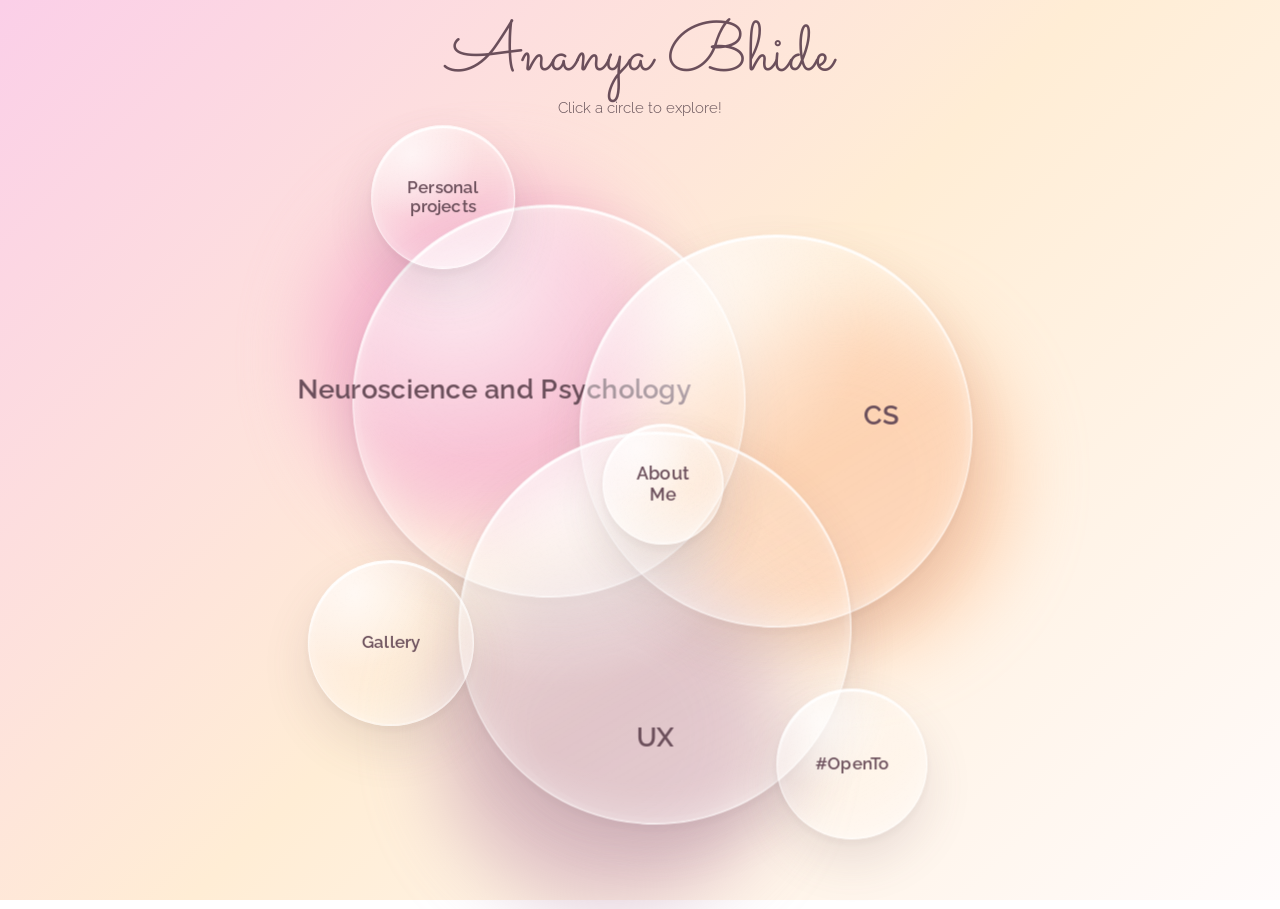
<file: index.html>
<!DOCTYPE html>
<html lang="en">
<head>
    <meta charset="UTF-8">
    <meta name="viewport" content="width=device-width, initial-scale=1.0">
    <title>Ananya Bhide | Portfolio</title>
    <link rel="preconnect" href="https://fonts.googleapis.com">
    <link rel="preconnect" href="https://fonts.gstatic.com" crossorigin>
    <link href="https://fonts.googleapis.com/css2?family=Sacramento&family=Raleway:wght@300;600&display=swap" rel="stylesheet">
    <link rel="stylesheet" href="style.css">
</head>
<body>
    <div class="home">
        <header class="home-head">
            <h1>Ananya Bhide</h1>
            <p>Click a circle to explore!</p>
        </header>

        <main class="stage">
            <div class="blob rose" aria-hidden="true"></div>
            <div class="blob peach" aria-hidden="true"></div>
            <div class="blob mauve" aria-hidden="true"></div>
            <a class="orb big" href="neuro-psych.html" aria-label="Neuroscience and psychology"
               style="--x:38; --y:36; --d:52; --z:1; --i:0; --lx:36%; --ly:47%; --fx:1.2%; --fy:-1.6%; --dur:10s; --delay:-2s;">
                <span class="glass"><span class="label">Neuroscience and Psychology</span></span>
            </a>
            <a class="orb big" href="cs.html" aria-label="Computer Science"
               style="--x:68; --y:40; --d:52; --z:2; --i:1; --lx:77%; --ly:46%; --fx:-1.2%; --fy:1.4%; --dur:11s; --delay:-5s;">
                <span class="glass"><span class="label">CS</span></span>
            </a>
            <a class="orb big" href="ux.html" aria-label="UX"
               style="--x:52; --y:66; --d:52; --z:3; --i:2; --lx:50%; --ly:78%; --fx:1%; --fy:1.6%; --dur:12s; --delay:-8s;">
                <span class="glass"><span class="label">UX</span></span>
            </a>
            <a class="orb" href="personal-projects.html" aria-label="Personal Projects"
               style="--x:24; --y:9; --d:19; --z:5; --i:3; --lx:50%; --ly:50%; --fx:-1.5%; --fy:-2%; --dur:8s; --delay:-1s;">
                <span class="glass"><span class="label">Personal<br>projects</span></span>
            </a>
            <a class="orb" href="art-misc.html" aria-label="Gallery"
               style="--x:17; --y:68; --d:22; --z:5; --i:5; --lx:50%; --ly:50%; --fx:1.5%; --fy:-1.5%; --dur:9.5s; --delay:-6s;">
                <span class="glass"><span class="label">Gallery</span></span>
            </a>
            <a class="orb" href="open-to.html" aria-label="Open to Opportunities!"
               style="--x:78; --y:84; --d:20; --z:5; --i:6; --lx:50%; --ly:50%; --fx:-2%; --fy:-1.5%; --dur:8.5s; --delay:-3s;">
                <span class="glass"><span class="label">#OpenTo</span></span>
            </a>
            <a class="orb hub" href="about.html" aria-label="About me :)"
               style="--x:53; --y:47; --d:16; --z:6; --i:7; --lx:50%; --ly:50%; --fx:0.8%; --fy:-1.2%; --dur:7s; --delay:-2s;">
                <span class="glass"><span class="label">About<br>Me</span></span>
            </a>
        </main>
    </div>
    <script src="site.js"></script>
</body>
</html>
</file>
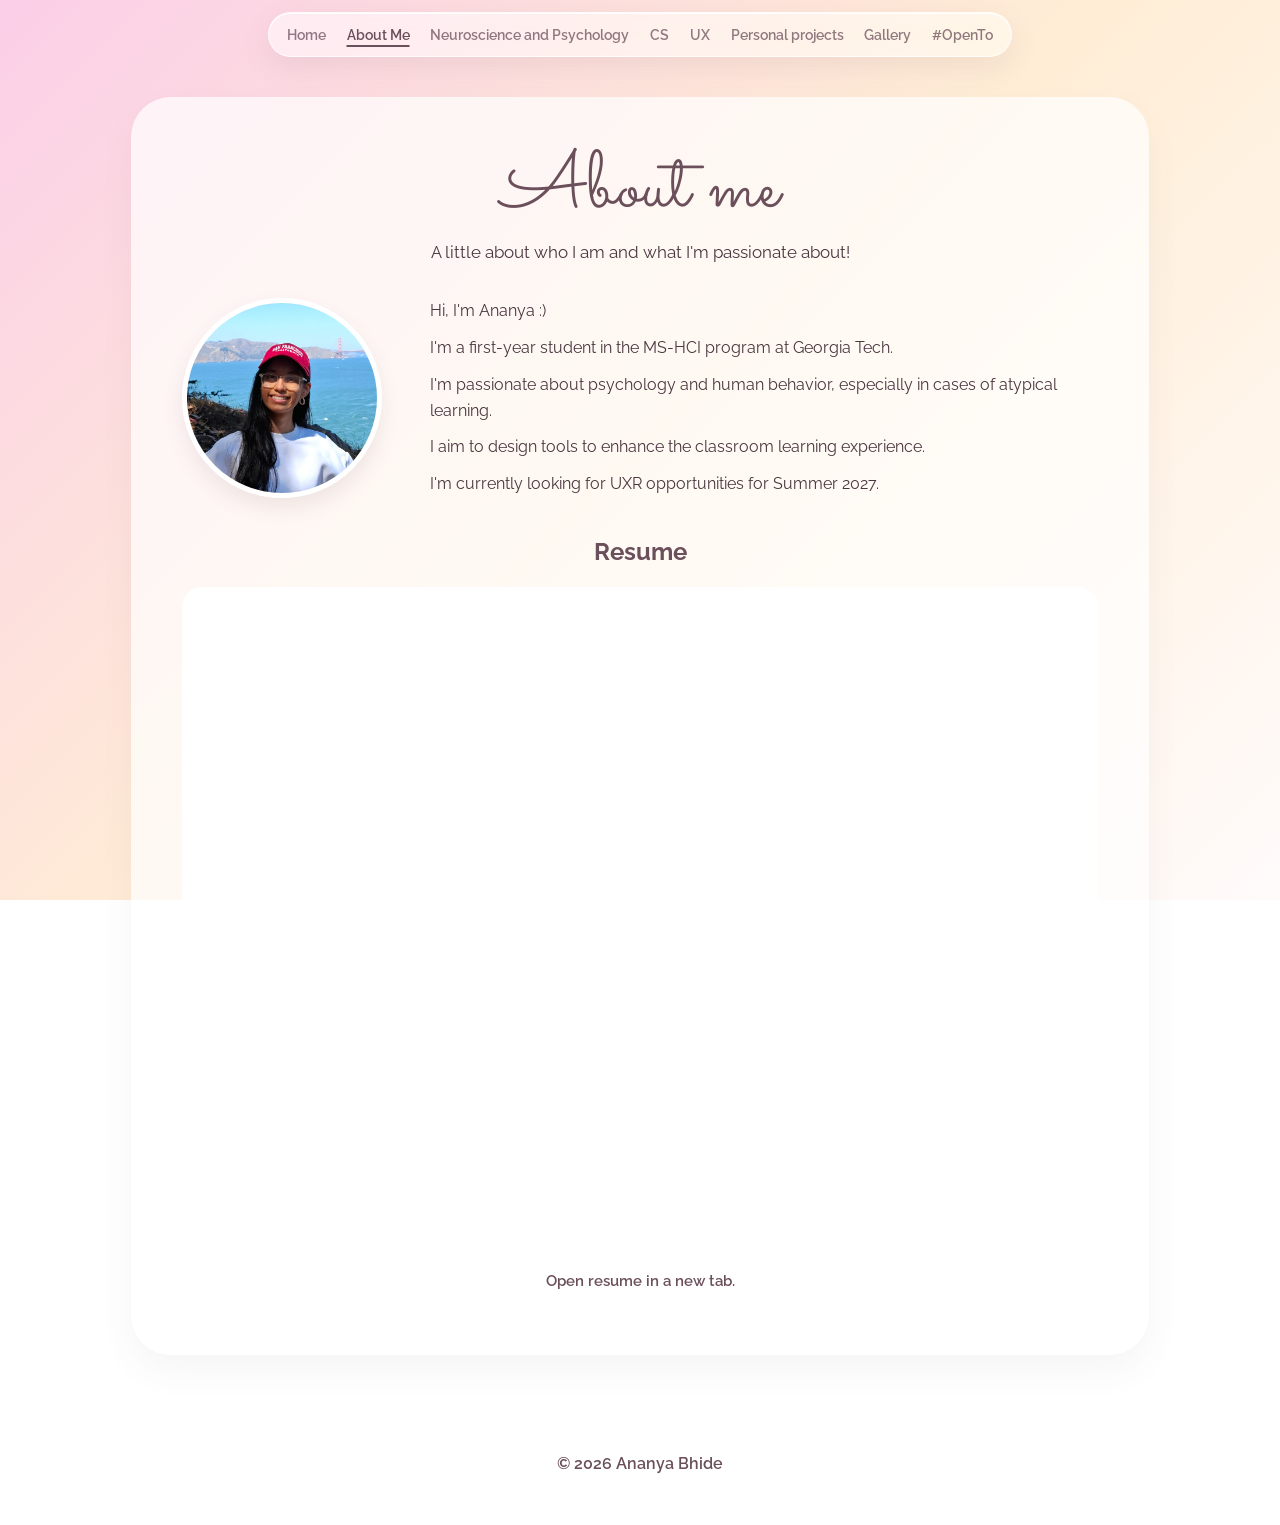
<file: about.html>
<!DOCTYPE html>
<html lang="en">
<head>
    <meta charset="UTF-8">
    <meta name="viewport" content="width=device-width, initial-scale=1.0">
    <title>About me | Ananya Bhide</title>
    <link rel="preconnect" href="https://fonts.googleapis.com">
    <link rel="preconnect" href="https://fonts.gstatic.com" crossorigin>
    <link href="https://fonts.googleapis.com/css2?family=Sacramento&family=Raleway:wght@300;600&display=swap" rel="stylesheet">
    <link rel="stylesheet" href="style.css">
</head>
<body>
    <nav class="topbar" aria-label="Site">
        <ul>
            <li><a href="index.html">Home</a></li>
            <li><a href="about.html" aria-current="page">About Me</a></li>
            <li><a href="neuro-psych.html">Neuroscience and Psychology</a></li>
            <li><a href="cs.html">CS</a></li>
            <li><a href="ux.html">UX</a></li>
            <li><a href="personal-projects.html">Personal projects</a></li>
            <li><a href="gallery.html">Gallery</a></li>
            <li><a href="open-to.html">#OpenTo</a></li>
        </ul>
    </nav>

    <main class="page">
        <div class="panel">
            <h1>About me</h1>
            <p class="lead">A little about who I am and what I'm passionate about!</p>

            <div class="about-content">
                <div class="profile-pic"><img src="profile_picture.jpg" alt="Ananya Bhide"></div>
                <div class="about-text">
                    <p>Hi, I'm Ananya :)</p>
                    <p>I'm a first-year student in the MS-HCI program at Georgia Tech.</p>
                    <p>I'm passionate about psychology and human behavior, especially in cases of atypical learning.</p>
                    <p>I aim to design tools to enhance the classroom learning experience.</p>
                    <p>I'm currently looking for UXR opportunities for Summer 2027.</p>
                </div>
            </div>
            <h2>Resume</h2>
            <iframe class="resume-frame" src="Resume.pdf" title="Resume"></iframe>
            <div class="btn-row"><a class="btn ghost" href="Resume.pdf" target="_blank" rel="noopener">Open resume in a new tab.</a></div>
        </div>
    </main>

    <footer><p>&copy; 2026 Ananya Bhide</p></footer>
    <script src="site.js"></script>
</body>
</html>
</file>
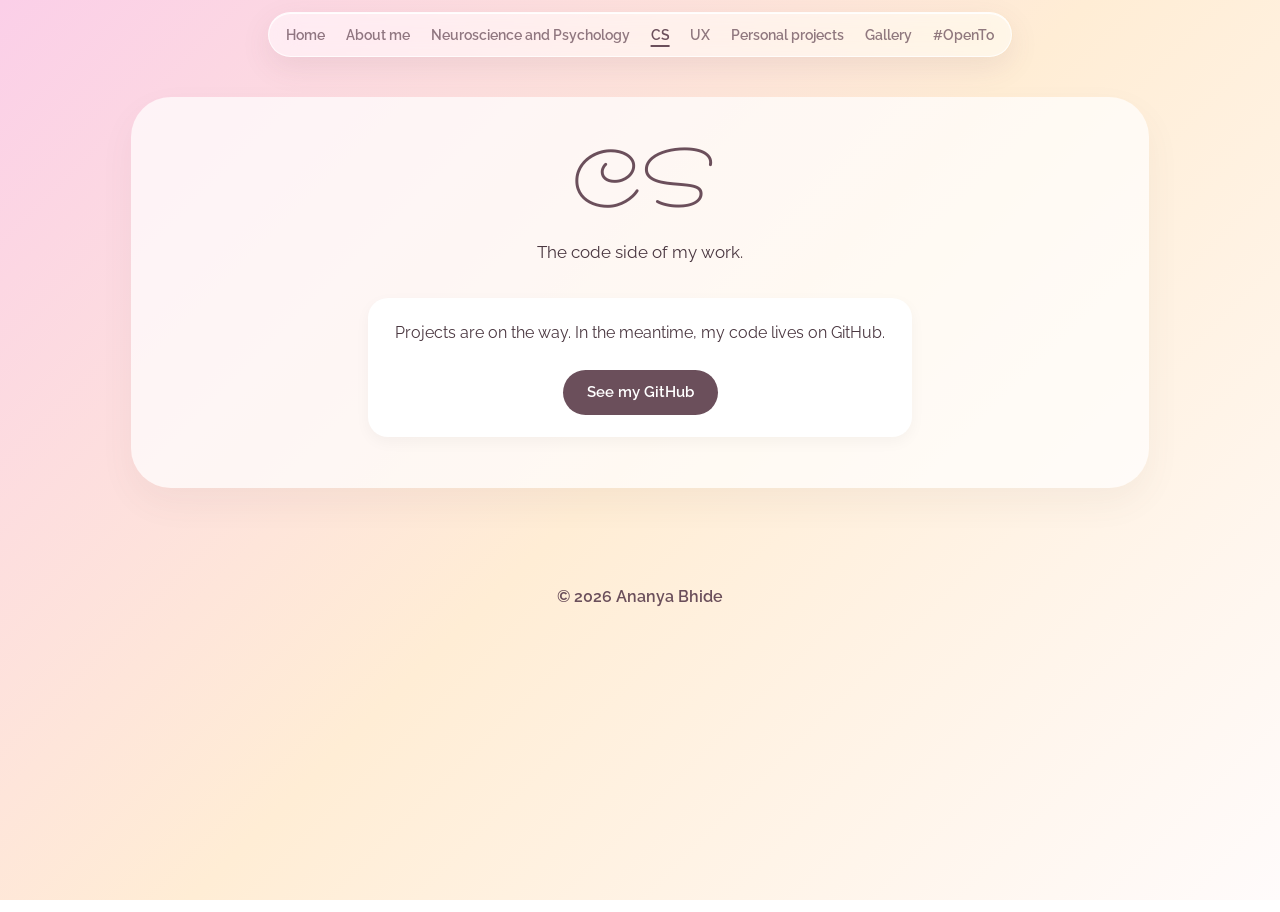
<file: cs.html>
<!DOCTYPE html>
<html lang="en">
<head>
    <meta charset="UTF-8">
    <meta name="viewport" content="width=device-width, initial-scale=1.0">
    <title>CS | Ananya Bhide</title>
    <link rel="preconnect" href="https://fonts.googleapis.com">
    <link rel="preconnect" href="https://fonts.gstatic.com" crossorigin>
    <link href="https://fonts.googleapis.com/css2?family=Sacramento&family=Raleway:wght@300;600&display=swap" rel="stylesheet">
    <link rel="stylesheet" href="style.css">
</head>
<body>
    <nav class="topbar" aria-label="Site">
        <ul>
            <li><a href="index.html">Home</a></li>
            <li><a href="about.html">About me</a></li>
            <li><a href="neuro-psych.html">Neuroscience and Psychology</a></li>
            <li><a href="cs.html" aria-current="page">CS</a></li>
            <li><a href="ux.html">UX</a></li>
            <li><a href="personal-projects.html">Personal projects</a></li>
            <li><a href="art-misc.html">Gallery</a></li>
            <li><a href="open-to.html">#OpenTo</a></li>
        </ul>
    </nav>

    <main class="page">
        <div class="panel">
            <h1>CS</h1>
            <p class="lead">The code side of my work.</p>

            <!-- TODO: add CS projects as <button class="card" data-lightbox="..."> cards, like on ux.html -->
            <div class="note">
                <p>Projects are on the way. In the meantime, my code lives on GitHub.</p>
                <div class="btn-row">
                    <a class="btn" href="https://github.com/AnanyaVBhide" target="_blank" rel="noopener">See my GitHub</a>
                </div>
            </div>
        </div>
    </main>

    <footer><p>&copy; 2026 Ananya Bhide</p></footer>
    <script src="site.js"></script>
</body>
</html>
</file>
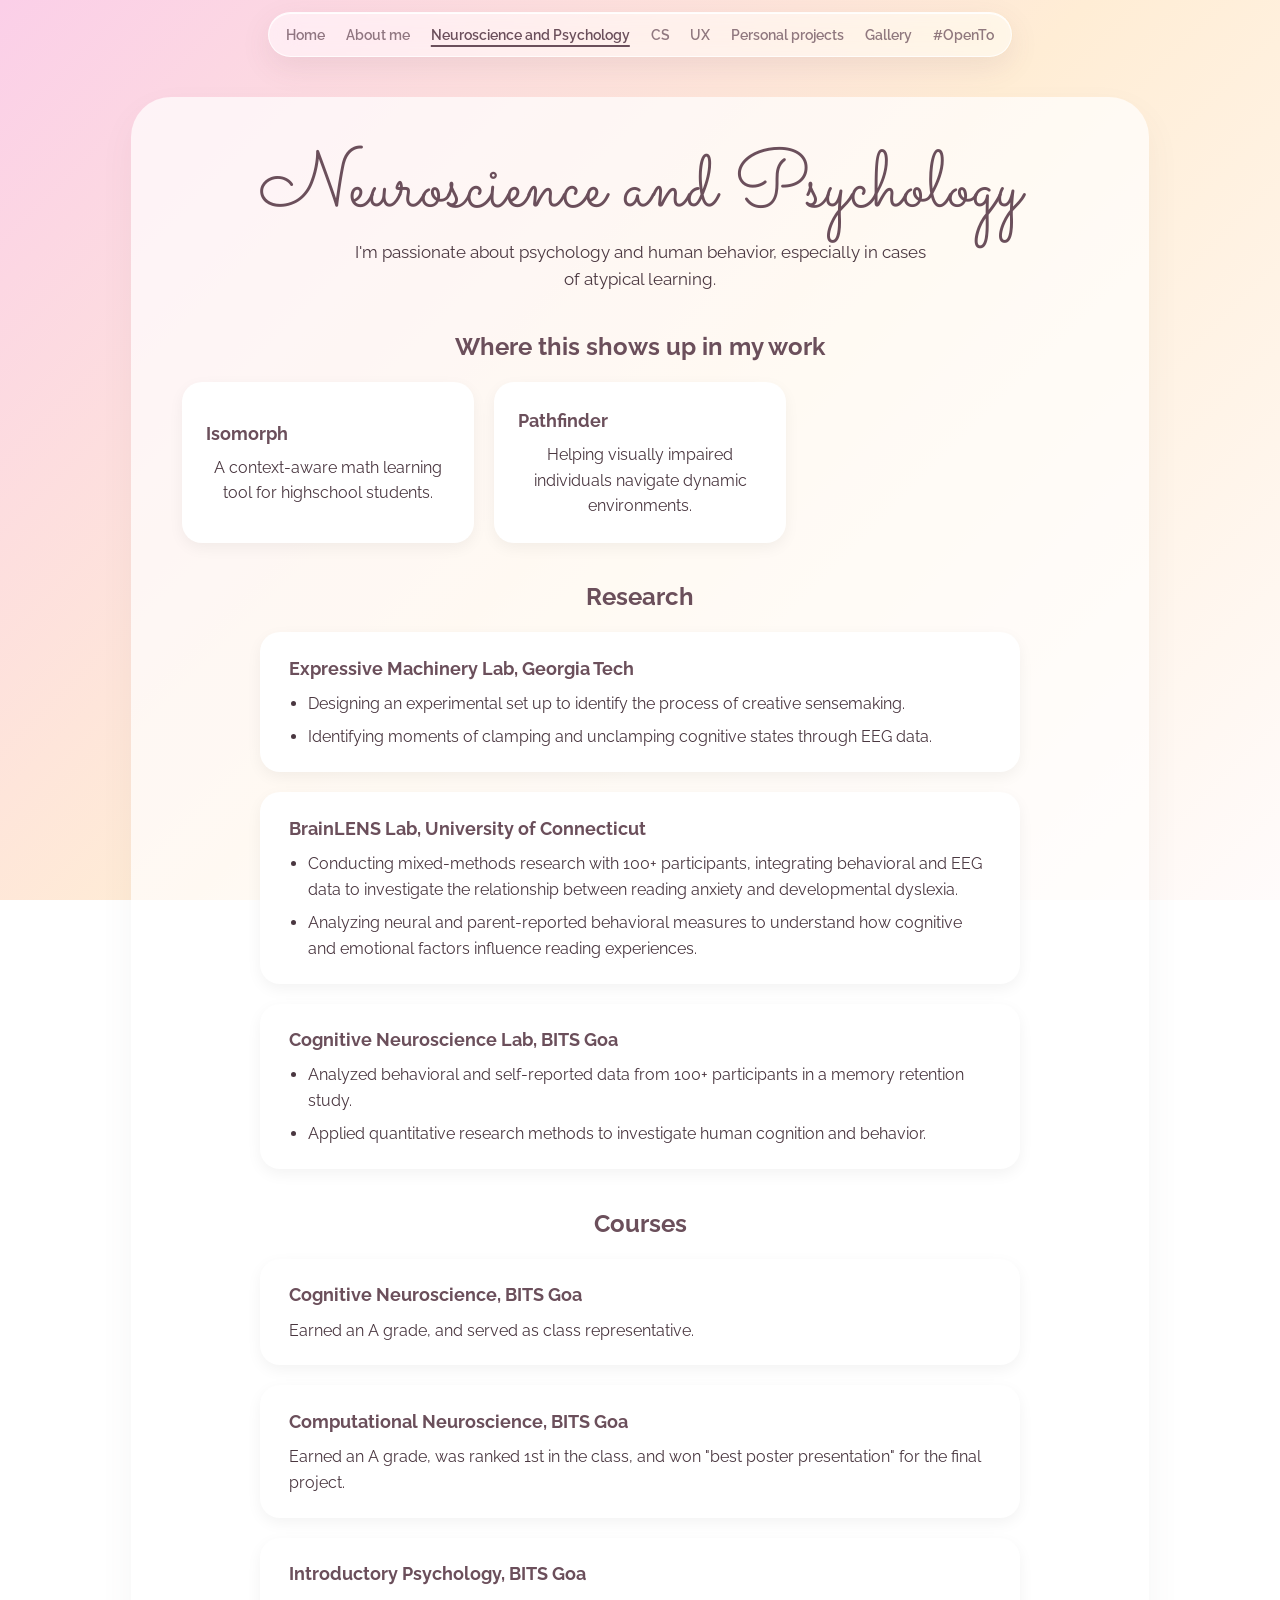
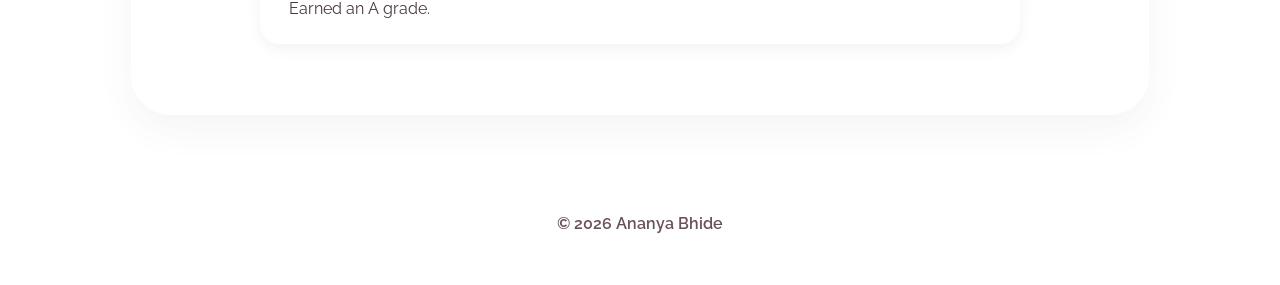
<file: neuro-psych.html>
<!DOCTYPE html>
<html lang="en">
<head>
    <meta charset="UTF-8">
    <meta name="viewport" content="width=device-width, initial-scale=1.0">
    <title>Neuroscience and Psychology | Ananya Bhide</title>
    <link rel="preconnect" href="https://fonts.googleapis.com">
    <link rel="preconnect" href="https://fonts.gstatic.com" crossorigin>
    <link href="https://fonts.googleapis.com/css2?family=Sacramento&family=Raleway:wght@300;600&display=swap" rel="stylesheet">
    <link rel="stylesheet" href="style.css">
</head>
<body>
    <nav class="topbar" aria-label="Site">
        <ul>
            <li><a href="index.html">Home</a></li>
            <li><a href="about.html">About me</a></li>
            <li><a href="neuro-psych.html" aria-current="page">Neuroscience and Psychology</a></li>
            <li><a href="cs.html">CS</a></li>
            <li><a href="ux.html">UX</a></li>
            <li><a href="personal-projects.html">Personal projects</a></li>
            <li><a href="art-misc.html">Gallery</a></li>
            <li><a href="open-to.html">#OpenTo</a></li>
        </ul>
    </nav>

    <main class="page">
        <div class="panel">
            <h1>Neuroscience and Psychology</h1>
            <p class="lead">I'm passionate about psychology and human behavior, especially in cases of atypical learning.</p>

            <h2>Where this shows up in my work</h2>
            <div class="grid">
                <button class="card" data-lightbox="projects/Curves of Life Outline.pdf" data-type="pdf">
                    <h3>Isomorph</h3>
                    <p>A context-aware math learning tool for highschool students.</p>
                </button>
                <button class="card" data-lightbox="projects/Pathfinder.pdf" data-type="pdf">
                    <h3>Pathfinder</h3>
                    <p>Helping visually impaired individuals navigate dynamic environments.</p>
                </button>
            </div>
                        <h2>Research</h2>
            <div class="entries">
                <div class="entry">
                    <h3>Expressive Machinery Lab, Georgia Tech</h3>
                    <ul>
                        <li>Designing an experimental set up to identify the process of creative sensemaking.</li>
                        <li>Identifying moments of clamping and unclamping cognitive states through EEG data.</li>
                    </ul>
                </div>

                <div class="entry">
                    <h3>BrainLENS Lab, University of Connecticut</h3>
                    <ul>
                        <li>Conducting mixed-methods research with 100+ participants, integrating behavioral and EEG data to investigate the relationship between reading anxiety and developmental dyslexia.</li>
                        <li>Analyzing neural and parent-reported behavioral measures to understand how cognitive and emotional factors influence reading experiences.</li>
                    </ul>
                </div>

                <div class="entry">
                    <h3>Cognitive Neuroscience Lab, BITS Goa</h3>
                    <ul>
                        <li>Analyzed behavioral and self-reported data from 100+ participants in a memory retention study.</li>
                        <li>Applied quantitative research methods to investigate human cognition and behavior.</li>
                    </ul>
                </div>
            </div>

            <h2>Courses</h2>
            <div class="entries">
                <div class="entry">
                    <h3>Cognitive Neuroscience, BITS Goa</h3>
                    <p>Earned an A grade, and served as class representative.</p>
                </div>

                <div class="entry">
                    <h3>Computational Neuroscience, BITS Goa</h3>
                    <p>Earned an A grade, was ranked 1st in the class, and won "best poster presentation" for the final project.</p>
                </div>

                <div class="entry">
                    <h3>Introductory Psychology, BITS Goa</h3>
                    <p>Earned an A grade.</p>
                </div>
            </div>
        </div>
    </main>

    <footer><p>&copy; 2026 Ananya Bhide</p></footer>
    <script src="site.js"></script>
</body>
</html>
</file>
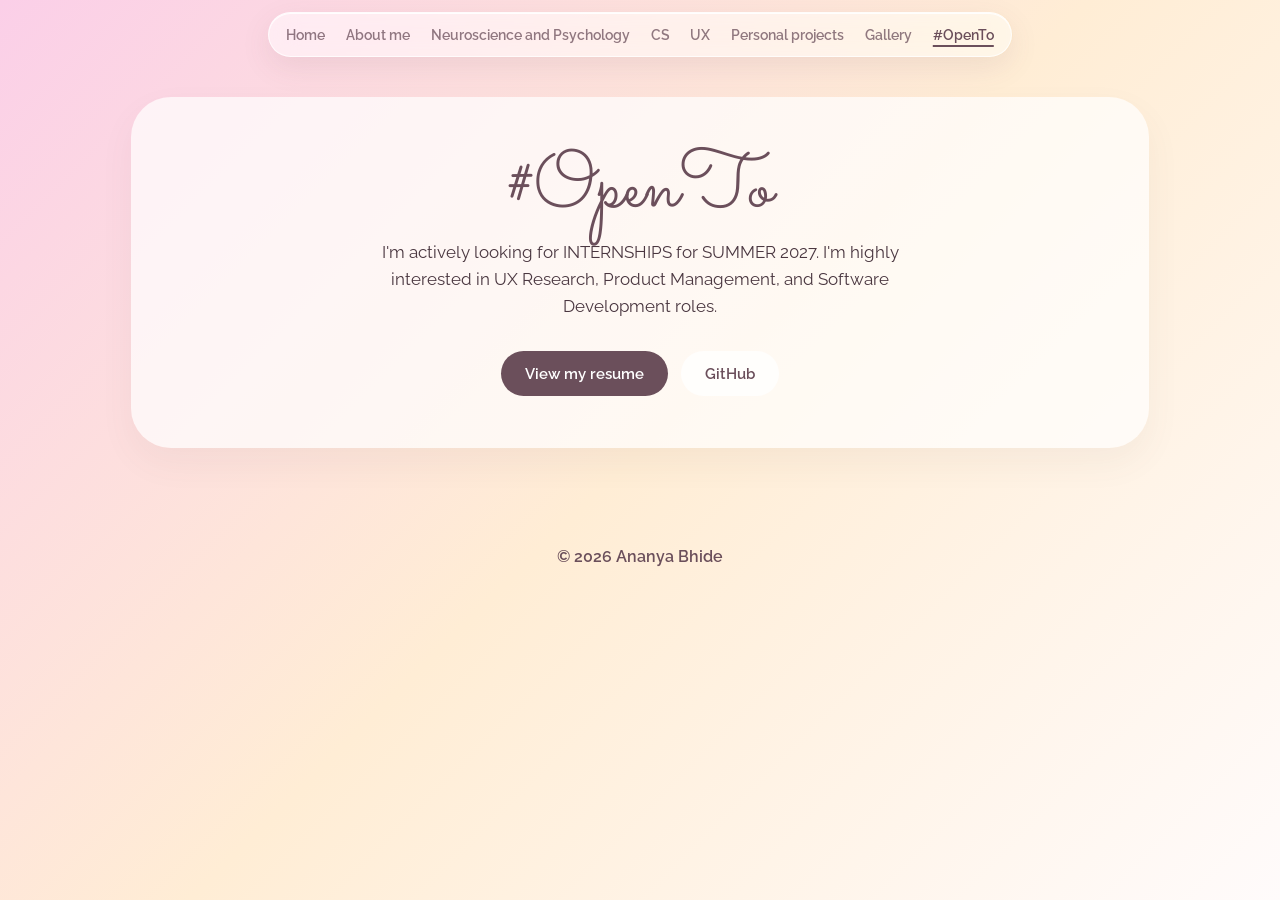
<file: open-to.html>
<!DOCTYPE html>
<html lang="en">
<head>
    <meta charset="UTF-8">
    <meta name="viewport" content="width=device-width, initial-scale=1.0">
    <title>#OpenTo | Ananya Bhide</title>
    <link rel="preconnect" href="https://fonts.googleapis.com">
    <link rel="preconnect" href="https://fonts.gstatic.com" crossorigin>
    <link href="https://fonts.googleapis.com/css2?family=Sacramento&family=Raleway:wght@300;600&display=swap" rel="stylesheet">
    <link rel="stylesheet" href="style.css">
</head>
<body>
    <nav class="topbar" aria-label="Site">
        <ul>
            <li><a href="index.html">Home</a></li>
            <li><a href="about.html">About me</a></li>
            <li><a href="neuro-psych.html">Neuroscience and Psychology</a></li>
            <li><a href="cs.html">CS</a></li>
            <li><a href="ux.html">UX</a></li>
            <li><a href="personal-projects.html">Personal projects</a></li>
            <li><a href="art-misc.html">Gallery</a></li>
            <li><a href="open-to.html" aria-current="page">#OpenTo</a></li>
        </ul>
    </nav>

    <main class="page">
        <div class="panel">
            <h1>#OpenTo</h1>
            <p class="lead">I'm actively looking for INTERNSHIPS for SUMMER 2027. I'm highly interested in UX Research, Product Management, and Software Development roles.</p>

            <div class="btn-row">
                <a class="btn" href="Resume.pdf" target="_blank" rel="noopener">View my resume</a>
                <a class="btn ghost" href="https://github.com/AnanyaVBhide" target="_blank" rel="noopener">GitHub</a>
            </div>
        </div>
    </main>

    <footer><p>&copy; 2026 Ananya Bhide</p></footer>
    <script src="site.js"></script>
</body>
</html>
</file>
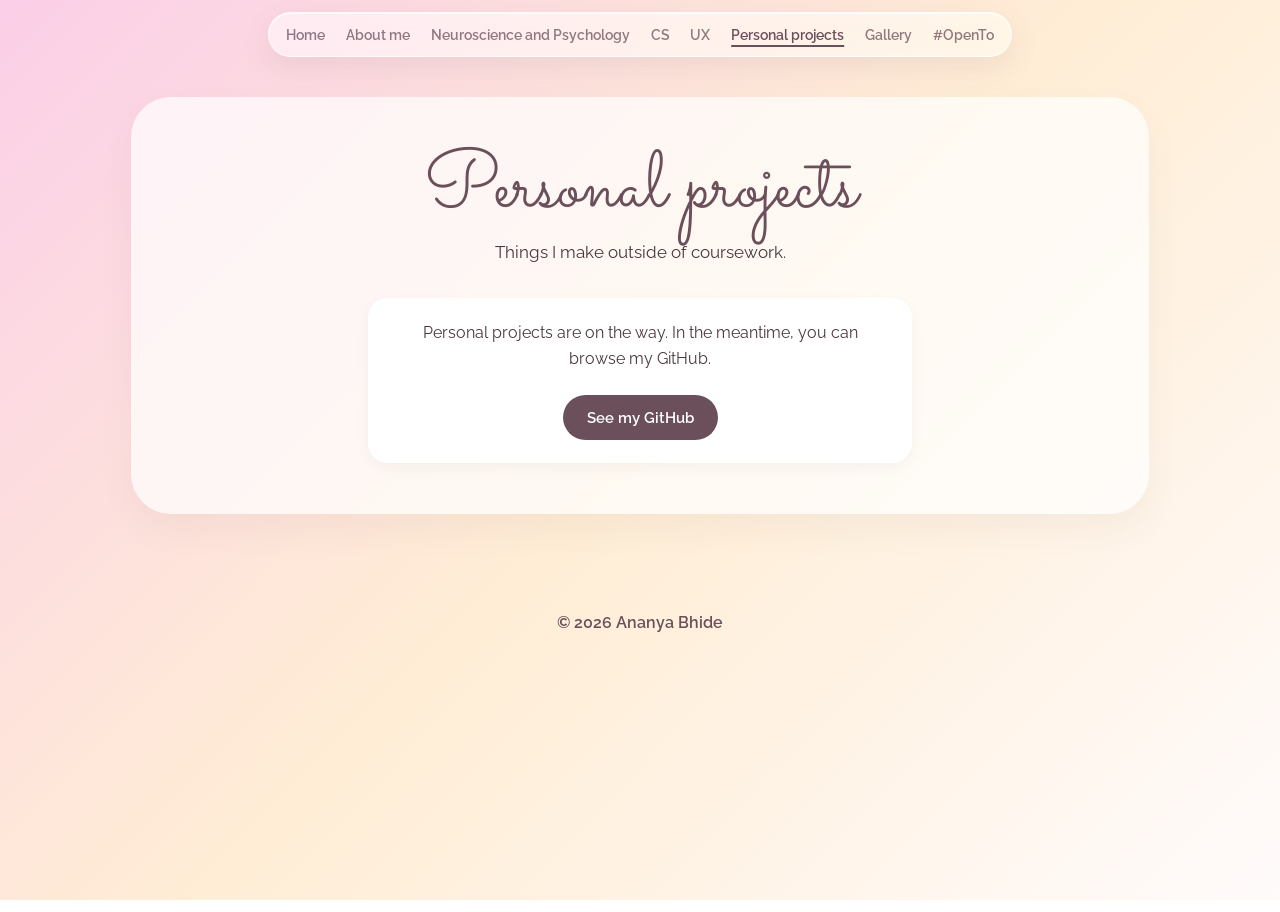
<file: personal-projects.html>
<!DOCTYPE html>
<html lang="en">
<head>
    <meta charset="UTF-8">
    <meta name="viewport" content="width=device-width, initial-scale=1.0">
    <title>Personal projects | Ananya Bhide</title>
    <link rel="preconnect" href="https://fonts.googleapis.com">
    <link rel="preconnect" href="https://fonts.gstatic.com" crossorigin>
    <link href="https://fonts.googleapis.com/css2?family=Sacramento&family=Raleway:wght@300;600&display=swap" rel="stylesheet">
    <link rel="stylesheet" href="style.css">
</head>
<body>
    <nav class="topbar" aria-label="Site">
        <ul>
            <li><a href="index.html">Home</a></li>
            <li><a href="about.html">About me</a></li>
            <li><a href="neuro-psych.html">Neuroscience and Psychology</a></li>
            <li><a href="cs.html">CS</a></li>
            <li><a href="ux.html">UX</a></li>
            <li><a href="personal-projects.html" aria-current="page">Personal projects</a></li>
             <li><a href="art-misc.html">Gallery</a></li>
            <li><a href="open-to.html">#OpenTo</a></li>
        </ul>
    </nav>

    <main class="page">
        <div class="panel">
            <h1>Personal projects</h1>
            <p class="lead">Things I make outside of coursework.</p>

            <!-- TODO: add personal projects as cards -->
            <div class="note">
                <p>Personal projects are on the way. In the meantime, you can browse my GitHub.</p>
                <div class="btn-row">
                    <a class="btn" href="https://github.com/AnanyaVBhide" target="_blank" rel="noopener">See my GitHub</a>
                </div>
            </div>
        </div>
    </main>

    <footer><p>&copy; 2026 Ananya Bhide</p></footer>
    <script src="site.js"></script>
</body>
</html>
</file>
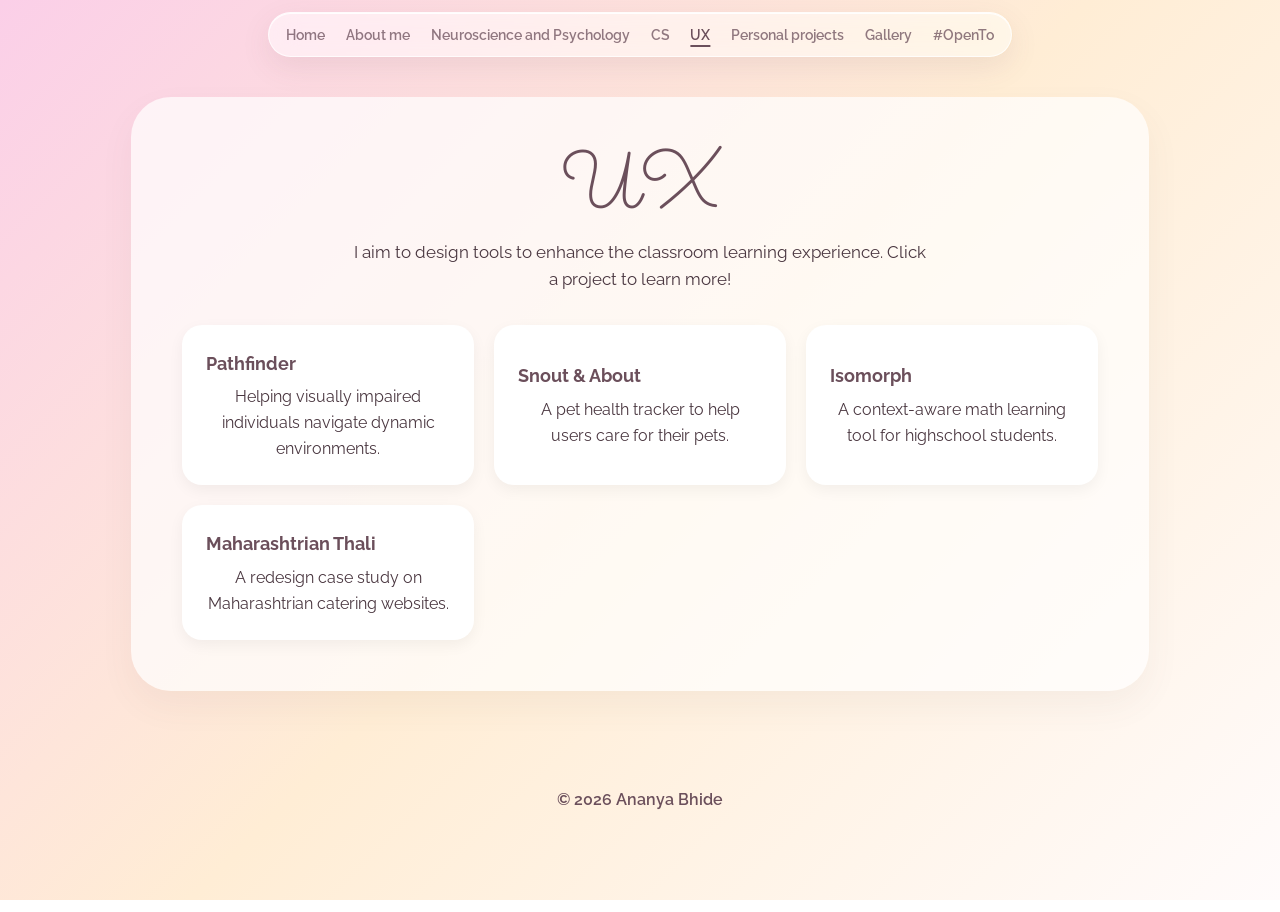
<file: ux.html>
<!DOCTYPE html>
<html lang="en">
<head>
    <meta charset="UTF-8">
    <meta name="viewport" content="width=device-width, initial-scale=1.0">
    <title>UX | Ananya Bhide</title>
    <link rel="preconnect" href="https://fonts.googleapis.com">
    <link rel="preconnect" href="https://fonts.gstatic.com" crossorigin>
    <link href="https://fonts.googleapis.com/css2?family=Sacramento&family=Raleway:wght@300;600&display=swap" rel="stylesheet">
    <link rel="stylesheet" href="style.css">
</head>
<body>
    <nav class="topbar" aria-label="Site">
        <ul>
            <li><a href="index.html">Home</a></li>
            <li><a href="about.html">About me</a></li>
            <li><a href="neuro-psych.html">Neuroscience and Psychology</a></li>
            <li><a href="cs.html">CS</a></li>
            <li><a href="ux.html" aria-current="page">UX</a></li>
            <li><a href="personal-projects.html">Personal projects</a></li>
            <li><a href="art-misc.html">Gallery</a></li>
            <li><a href="open-to.html">#OpenTo</a></li>
        </ul>
    </nav>

    <main class="page">
        <div class="panel">
            <h1>UX</h1>
            <p class="lead">I aim to design tools to enhance the classroom learning experience. Click a project to learn more!</p>

            <div class="grid">
                <button class="card" data-lightbox="projects/Pathfinder.pdf" data-type="pdf">
                    <h3>Pathfinder</h3>
                    <p>Helping visually impaired individuals navigate dynamic environments.</p>
                </button>
                <button class="card" data-lightbox="projects/Pet Health Help Outline.pdf" data-type="pdf">
                    <h3>Snout &amp; About</h3>
                    <p>A pet health tracker to help users care for their pets.</p>
                </button>
                <button class="card" data-lightbox="projects/Curves of Life Outline.pdf" data-type="pdf">
                    <h3>Isomorph</h3>
                    <p>A context-aware math learning tool for highschool students.</p>
                </button>
                <button class="card" data-lightbox="projects/Marathi Thali Outline.pdf" data-type="pdf">
                    <h3>Maharashtrian Thali</h3>
                    <p>A redesign case study on Maharashtrian catering websites.</p>
                </button>
            </div>
        </div>
    </main>

    <footer><p>&copy; 2026 Ananya Bhide</p></footer>
    <script src="site.js"></script>
</body>
</html>
</file>
<file: style.css>
:root {
    --bg-gradient: linear-gradient(135deg, #FBCFE8 0%, #FFEDD5 50%, #FFFBFB 100%);
    --accent-color: #6B4F5B;
    --text-color: #4A3740;
    --container-bg: rgba(255, 255, 255, 0.7);

    /* soft tints used behind the glass so it has something to bend */
    --rose: #F5A9CB;
    --peach: #FDBA8C;
    --mauve: #C9A0B4;

    /* size of the venn stage: square, fits the viewport */
    --s: min(94vw, calc(100vh - 9rem), 880px);
}

* { margin: 0; padding: 0; box-sizing: border-box; }

html { scroll-behavior: smooth; }

body {
    font-family: 'Raleway', sans-serif;
    background: var(--bg-gradient);
    background-attachment: fixed;
    color: var(--text-color);
    line-height: 1.6;
    overflow-x: hidden;
    -webkit-font-smoothing: antialiased;
    min-height: 100vh;
}

a { color: var(--accent-color); }

:focus-visible { outline: 3px solid var(--accent-color); outline-offset: 3px; }

/* ==========================================================
   LANDING PAGE
   ========================================================== */

.home { display: flex; flex-direction: column; align-items: center; justify-content: center; min-height: 100vh; padding: 1.25rem 0 1.5rem; }

.home-head { text-align: center; padding: 0 1rem; }

.home-head h1 {
    font-family: 'Sacramento', cursive;
    font-weight: 400;
    font-size: clamp(2.8rem, 8vw, 4.4rem);
    line-height: 1.05;
    color: var(--accent-color);
}

.home-head p { font-weight: 300; font-size: 0.95rem; opacity: 0.85; margin-top: 0.15rem; }

.stage {
    position: relative;
    width: var(--s);
    aspect-ratio: 1;
    margin-top: 0.5rem;
}

/* colour pools behind the glass */
.blob {
    position: absolute;
    width: 46%;
    aspect-ratio: 1;
    border-radius: 50%;
    filter: blur(38px);
    opacity: 0.75;
    transform: translate(-50%, -50%);
    pointer-events: none;
}
.blob.rose  { left: 30%; top: 30%; background: var(--rose); }
.blob.peach { left: 76%; top: 46%; background: var(--peach); opacity: 0.6; }
.blob.mauve { left: 46%; top: 80%; background: var(--mauve); opacity: 0.6; }

/* ---------- the circles ---------- */

.orb {
    position: absolute;
    left: calc(var(--x) * 1%);
    top: calc(var(--y) * 1%);
    width: calc(var(--d) * 1%);
    aspect-ratio: 1;
    transform: translate(-50%, -50%);
    z-index: var(--z, 1);
    border-radius: 50%;
    text-decoration: none;
    color: var(--accent-color);
    -webkit-tap-highlight-color: transparent;
    animation: pop 0.8s cubic-bezier(0.2, 0.9, 0.3, 1) both;
    animation-delay: calc(var(--i, 0) * 80ms);
}

.glass {
    position: absolute;
    inset: 0;
    border-radius: 50%;
    background:
        radial-gradient(circle at var(--mx, 28%) var(--my, 20%),
            rgba(255, 255, 255, 0.6) 0%, rgba(255, 255, 255, 0) 42%),
        linear-gradient(150deg, rgba(255, 255, 255, 0.36) 0%, rgba(255, 255, 255, 0.1) 60%, rgba(255, 255, 255, 0.2) 100%);
    -webkit-backdrop-filter: blur(12px) saturate(170%);
    backdrop-filter: blur(12px) saturate(170%);
    border: 1px solid rgba(255, 255, 255, 0.7);
    box-shadow:
        inset 0 2px 1px rgba(255, 255, 255, 0.85),
        inset 0 -14px 28px rgba(255, 255, 255, 0.22),
        inset 0 0 0 6px rgba(255, 255, 255, 0.06),
        0 22px 48px rgba(107, 79, 91, 0.14),
        0 4px 10px rgba(107, 79, 91, 0.06);
    transition: scale 0.4s cubic-bezier(0.2, 0.8, 0.2, 1), box-shadow 0.4s ease, background-color 0.4s ease;
    animation: float var(--dur, 9s) ease-in-out infinite alternate;
    animation-delay: var(--delay, 0s);
}

/* thin bright rim, brighter at the top like a lit edge */
.glass::after {
    content: "";
    position: absolute;
    inset: 0;
    border-radius: 50%;
    padding: 1.5px;
    background: linear-gradient(160deg, rgba(255,255,255,0.95), rgba(255,255,255,0) 40%, rgba(255,255,255,0) 65%, rgba(255,255,255,0.55));
    -webkit-mask: linear-gradient(#000 0 0) content-box, linear-gradient(#000 0 0);
    -webkit-mask-composite: xor;
    mask: linear-gradient(#000 0 0) content-box exclude, linear-gradient(#000 0 0);
    pointer-events: none;
}

.orb:hover .glass,
.orb:focus-visible .glass {
    scale: 1.045;
    background-color: rgba(255, 255, 255, 0.16);
    box-shadow:
        inset 0 2px 1px rgba(255, 255, 255, 0.95),
        inset 0 -14px 28px rgba(255, 255, 255, 0.3),
        0 28px 60px rgba(107, 79, 91, 0.2),
        0 4px 10px rgba(107, 79, 91, 0.08);
}

.orb:focus-visible { outline: none; }
.orb:focus-visible .glass { box-shadow: 0 0 0 3px var(--accent-color), 0 22px 48px rgba(107, 79, 91, 0.2); }

.label {
    position: absolute;
    left: var(--lx, 50%);
    top: var(--ly, 50%);
    transform: translate(-50%, -50%);
    text-align: center;
    font-weight: 600;
    line-height: 1.15;
    letter-spacing: 0.01em;
    pointer-events: none;
    white-space: nowrap;
    font-size: clamp(0.62rem, calc(var(--s) * 0.026), 1.05rem);
}

.orb.big .label { font-size: clamp(0.95rem, calc(var(--s) * 0.042), 1.7rem); }
.orb.hub .label { font-size: clamp(0.62rem, calc(var(--s) * 0.027), 1.1rem); }

@keyframes pop {
    from { opacity: 0; scale: 0.82; }
}

@keyframes float {
    from { translate: 0 0; }
    to   { translate: var(--fx, 1.5%) var(--fy, -2%); }
}

/* browsers without backdrop-filter get a frosted fallback */
@supports not ((backdrop-filter: blur(1px)) or (-webkit-backdrop-filter: blur(1px))) {
    .glass { background-color: rgba(255, 255, 255, 0.5); }
}

/* ==========================================================
   SUB-PAGES
   ========================================================== */

.topbar {
    position: sticky;
    top: 0.75rem;
    z-index: 50;
    width: fit-content;
    max-width: calc(100% - 1.5rem);
    margin: 0.75rem auto 0;
    padding: 0.55rem 1.1rem;
    border-radius: 999px;
    background: rgba(255, 255, 255, 0.55);
    -webkit-backdrop-filter: blur(14px) saturate(170%);
    backdrop-filter: blur(14px) saturate(170%);
    border: 1px solid rgba(255, 255, 255, 0.75);
    box-shadow: inset 0 1px 0 rgba(255,255,255,0.9), 0 10px 30px rgba(107, 79, 91, 0.1);
}

.topbar ul { display: flex; gap: 0.4rem 1.3rem; list-style: none; flex-wrap: wrap; justify-content: center; }
.topbar a { text-decoration: none; font-weight: 600; font-size: 0.88rem; color: var(--accent-color); opacity: 0.75; }
.topbar a:hover, .topbar a[aria-current="page"] { opacity: 1; }
.topbar a[aria-current="page"] { text-decoration: underline; text-underline-offset: 5px; text-decoration-thickness: 2px; }

.page { max-width: 1050px; margin: 0 auto; padding: 2.5rem 1rem 4rem; }

.panel {
    background: var(--container-bg);
    border-radius: 40px;
    padding: clamp(1.5rem, 5vw, 3.2rem);
    box-shadow: 0 15px 35px rgba(107, 79, 91, 0.06);
}

.panel h1 {
    font-family: 'Sacramento', cursive;
    font-weight: 400;
    font-size: clamp(3.2rem, 9vw, 5rem);
    line-height: 1.05;
    color: var(--accent-color);
    text-align: center;
}

.lead { text-align: center; max-width: 36rem; margin: 0.4rem auto 2rem; font-size: 1.05rem; }

.panel h2 { color: var(--accent-color); font-size: 1.5rem; margin: 2.2rem 0 1rem; text-align: center; }

/* about */
.about-content { display: flex; align-items: center; gap: 3rem; margin-top: 2rem; }
.profile-pic {
    flex: 0 0 200px; width: 200px; height: 200px;
    border-radius: 50%; overflow: hidden;
    border: 5px solid white;
    box-shadow: 0 10px 20px rgba(107, 79, 91, 0.1);
}
.profile-pic img { width: 100%; height: 100%; object-fit: cover; }
.about-text p + p { margin-top: 0.7rem; }
.resume-frame { width: 100%; height: 640px; border: none; border-radius: 20px; background: white; }

/* cards */
.grid { display: grid; grid-template-columns: repeat(auto-fill, minmax(215px, 1fr)); gap: 1.25rem; }

.card {
    font: inherit;
    color: inherit;
    text-align: center;
    background: white;
    border: none;
    border-radius: 20px;
    padding: 1.5rem;
    cursor: pointer;
    box-shadow: 0 5px 15px rgba(0, 0, 0, 0.05);
    transition: transform 0.3s ease;
    display: flex; flex-direction: column; justify-content: center; gap: 0.4rem;
}
.card:hover { transform: translateY(-8px); }
.card h3 { color: var(--accent-color); font-size: 1.15rem; }
.card.photo { padding: 0.9rem 0.9rem 1.1rem; }
.card.photo img, .card.photo video { width: 100%; height: 210px; object-fit: cover; border-radius: 12px; display: block; }
.card.photo p { font-weight: 600; font-size: 0.9rem; margin-top: 0.5rem; }

.note {
    background: white;
    border-radius: 20px;
    padding: 1.4rem 1.6rem;
    text-align: center;
    box-shadow: 0 5px 15px rgba(0, 0, 0, 0.04);
    max-width: 34rem;
    margin: 0 auto;
}

.btn-row { display: flex; gap: 0.8rem; justify-content: center; flex-wrap: wrap; margin-top: 1.5rem; }
.btn {
    display: inline-block;
    padding: 0.65rem 1.5rem;
    border-radius: 999px;
    background: var(--accent-color);
    color: white;
    text-decoration: none;
    font-weight: 600;
    font-size: 0.95rem;
    transition: transform 0.2s ease;
}
.btn:hover { transform: translateY(-2px); }
.btn.ghost { background: rgba(255, 255, 255, 0.8); color: var(--accent-color); }

footer { padding: 2rem 1rem 3rem; text-align: center; font-weight: 600; color: var(--accent-color); }

/* lightbox */
#lightbox {
    display: none; position: fixed; inset: 0;
    background: rgba(74, 55, 64, 0.96); z-index: 2000;
    justify-content: center; align-items: center;
}
#lightbox-container { width: 90%; height: 82%; display: flex; justify-content: center; align-items: center; }
#lightbox-container img, #lightbox-container video { max-width: 100%; max-height: 100%; border-radius: 10px; }
.pdf-viewer { width: 100%; height: 100%; border-radius: 10px; border: none; background: white; }
.close-btn { position: absolute; top: 14px; right: 22px; color: white; background: none; border: none; font-size: 2.6rem; cursor: pointer; line-height: 1; }

/* research / course entries */
.entries { max-width: 760px; margin: 0 auto; }

.entry {
    background: white;
    border-radius: 20px;
    padding: 1.4rem 1.8rem;
    box-shadow: 0 5px 15px rgba(0, 0, 0, 0.05);
    margin-bottom: 1.25rem;
}
.entry h3 { color: var(--accent-color); font-size: 1.1rem; margin-bottom: 0.5rem; }
.entry ul { padding-left: 1.2rem; }
.entry li + li { margin-top: 0.5rem; }

@media (max-width: 768px) {
    .about-content { flex-direction: column; text-align: center; gap: 1.5rem; }
    .panel { border-radius: 28px; }
    .resume-frame { height: 480px; }
    .topbar a { font-size: 0.8rem; }
}

@media (prefers-reduced-motion: reduce) {
    .orb, .glass { animation: none; }
    .glass, .card, .btn { transition: none; }
    html { scroll-behavior: auto; }
}
</file>
